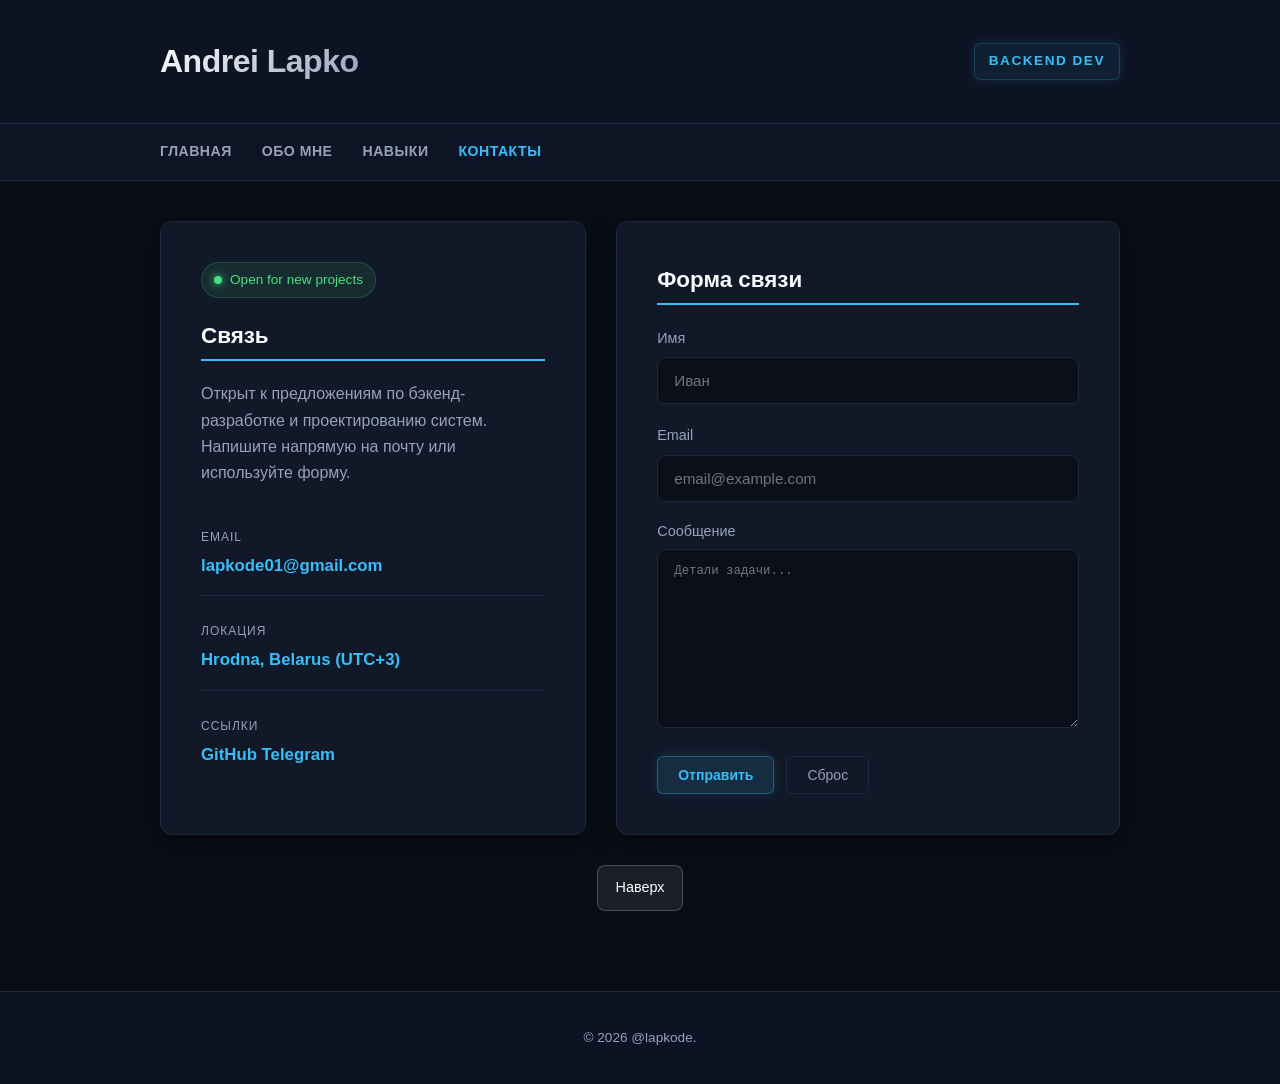
<file: templates/contacts.html>
<!DOCTYPE html>
<html lang="ru">
<head>
    <meta charset="UTF-8">
    <meta name="viewport" content="width=device-width, initial-scale=1.0">
    <title>Контакты | Персональный сайт</title>
    <link rel="stylesheet" href="/static/style.css">
</head>
<body>

    <div class="header-wrapper" id="top-contacts">
        <header>
            <h1>Andrei Lapko</h1>
            <p>Backend Dev</p>
        </header>
    </div>

    <div class="navbar-wrapper">
        <nav>
            <a href="/">Главная</a>
            <a href="/about">Обо мне</a>
            <a href="/skills">Навыки</a>
            <a href="/contacts" class="active">Контакты</a>
        </nav>
    </div>

    <main>
        <div class="contacts-grid">
            <div class="content-block">
                <div class="status-badge">
                    <span class="status-dot"></span> Open for new projects
                </div>
                <h2>Связь</h2>
                <p class="text-muted text-small">
                    Открыт к предложениям по бэкенд-разработке и проектированию систем. Напишите напрямую на почту или используйте форму.
                </p>

                <ul class="contact-info-list">
                    <li class="contact-info-item">
                        <span class="contact-label">Email</span>
                        <span class="contact-value"><a href="mailto:lapkode01@gmail.com">lapkode01@gmail.com</a></span>
                    </li>
                    <li class="contact-info-item">
                        <span class="contact-label">Локация</span>
                        <span class="contact-value"><a href="https://maps.app.goo.gl/t7BrJo4FLAvCYnM47" target="_blank" rel="noopener noreferrer">Hrodna, Belarus (UTC+3)</a></span>
                    </li>
                    <li class="contact-info-item">
                        <span class="contact-label">Ссылки</span>
                        <span class="contact-value">
                            <a href="https://github.com/andreylapko1" target="_blank" rel="noopener noreferrer" class="link-spaced">GitHub</a>
                            <a href="https://t.me/adbestuzhev" target="_blank" rel="noopener noreferrer">Telegram</a>
                        </span>
                    </li>
                </ul>
            </div>

            <div class="content-block" id="message-form">
                <h2>Форма связи</h2>
                <form>
                    <div class="form-group">
                        <label for="username">Имя</label>
                        <input type="text" id="username" name="username" placeholder="Иван" required>
                    </div>

                    <div class="form-group">
                        <label for="useremail">Email</label>
                        <input type="email" id="useremail" name="email" placeholder="email@example.com" required>
                    </div>

                    <div class="form-group" style="display: flex; flex-direction: column; flex: 1;">
                        <label for="usermessage">Сообщение</label>
                        <textarea id="usermessage" name="text" placeholder="Детали задачи..." required></textarea>
                    </div>

                    <div class="form-actions">
                        <button type="submit" class="form-btn submit-btn">Отправить</button>
                        <button type="reset" class="form-btn reset-btn">Сброс</button>
                    </div>
                </form>
            </div>
        </div>

        <div class="centered-container full-width-center">
            <a href="#top-contacts" class="scroll-top-link">Наверх</a>
        </div>
    </main>

    <footer>
        <div>&copy; 2026 @lapkode.</div>
    </footer>

    <script>
        const form = document.querySelector('#message-form form');

        form.addEventListener('submit', (e) => {
            e.preventDefault();

            const data = Object.fromEntries(new FormData(form).entries());

            fetch('/api/send-email/', {
                method: 'POST',
                headers: {
                    'Content-Type': 'application/json'
                },
                body: JSON.stringify(data)
            })
            .then(res => {
                if (res.ok) {
                    alert('Успешно отправлено!');
                    form.reset();
                } else {
                    alert('Ошибка сервера при отправке.');
                }
            })
            .catch(err => {
                alert('Ошибка сети или сервера.');
                console.error(err);
            });
        });
    </script>

</body>
</html>
</file>
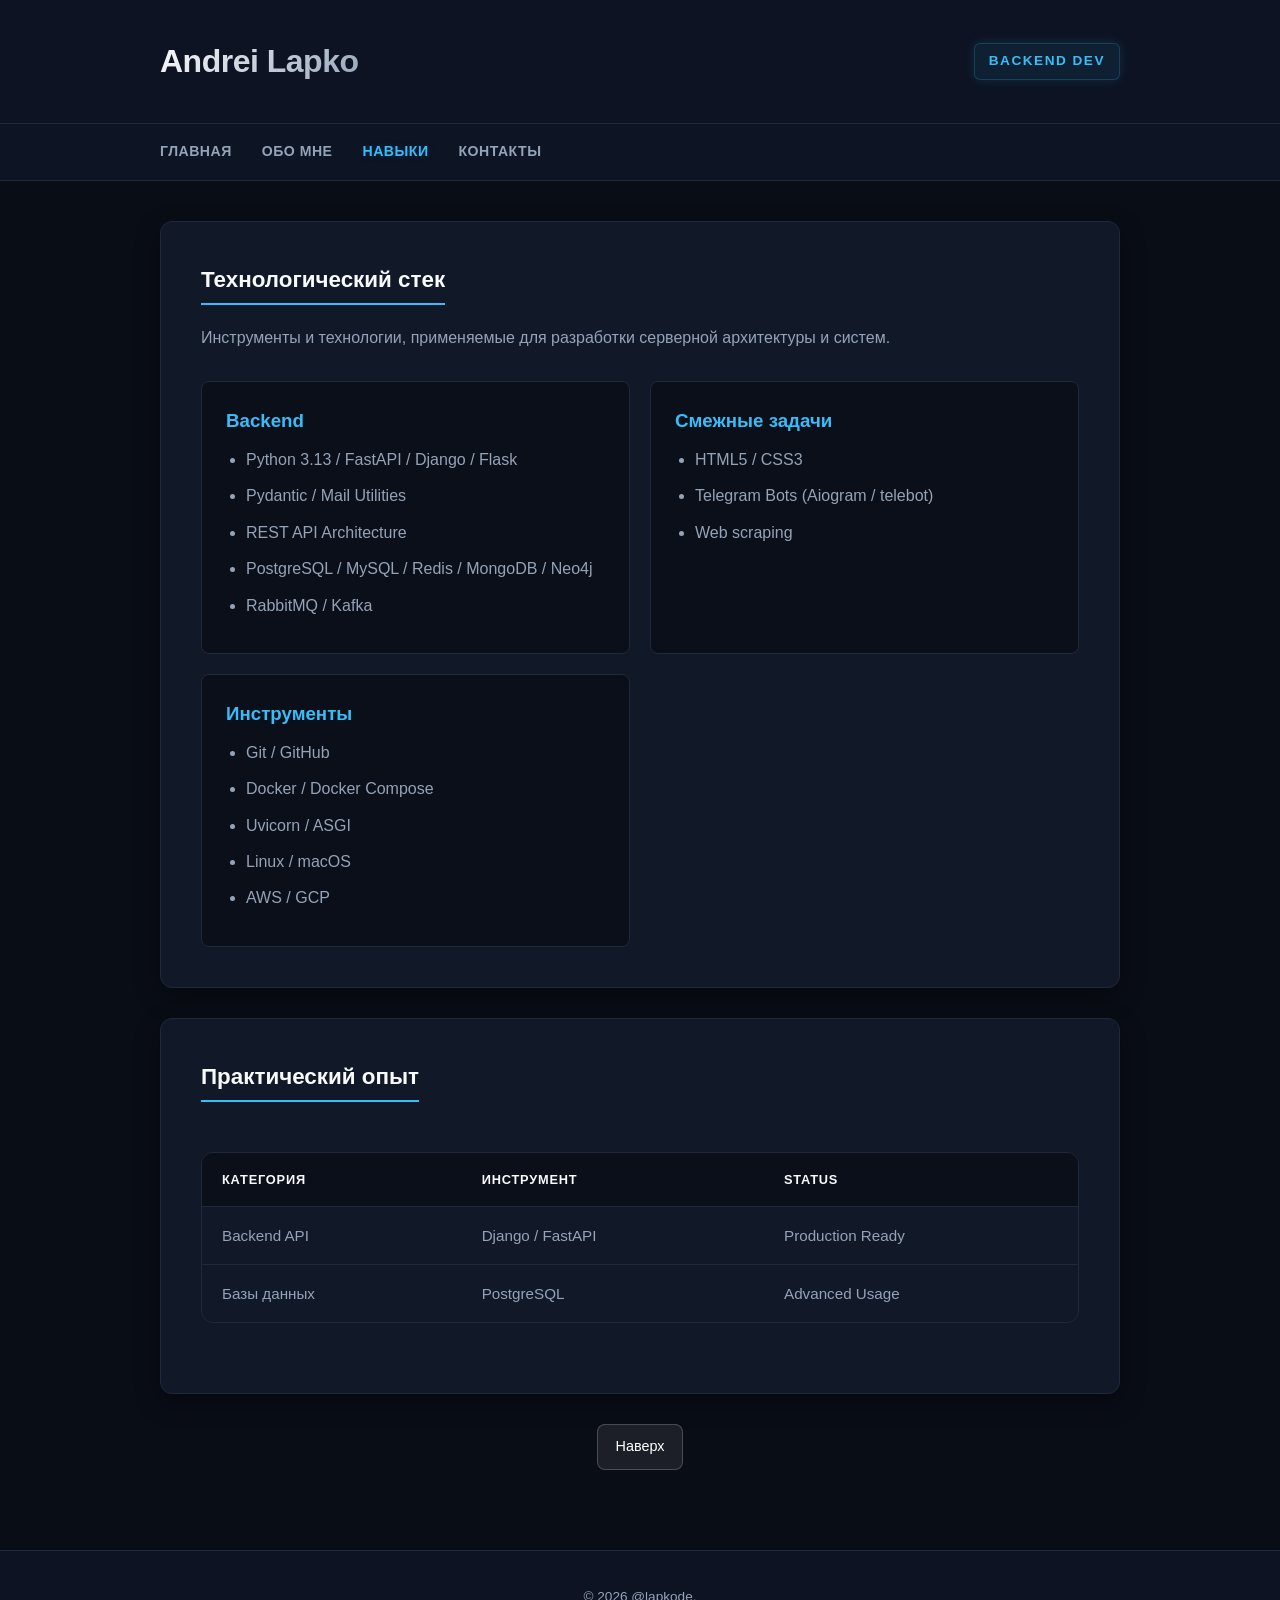
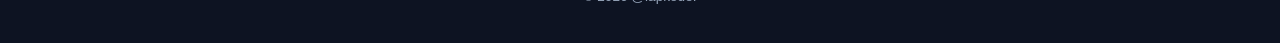
<file: templates/skills.html>
<!DOCTYPE html>
<html lang="ru">
<head>
    <meta charset="UTF-8">
    <meta name="viewport" content="width=device-width, initial-scale=1.0">
    <title>Навыки | Персональный сайт</title>
    <link rel="stylesheet" href="/static/style.css">
</head>
<body>

    <div class="header-wrapper" id="top-skills">
        <header>
            <h1>Andrei Lapko</h1>
            <p>Backend Dev</p>
        </header>
    </div>

    <div class="navbar-wrapper">
        <nav>
            <a href="/">Главная</a>
            <a href="/about">Обо мне</a>
            <a href="/skills" class="active">Навыки</a>
            <a href="/contacts">Контакты</a>
        </nav>
    </div>

    <main>
        <div class="content-block">
            <h2>Технологический стек</h2>
            <p class="text-muted" style="margin-bottom: 30px;">
                Инструменты и технологии, применяемые для разработки серверной архитектуры и систем.
            </p>

            <div class="skills-grid">
                <!-- Backend -->
                <div class="skill-card">
                    <h3 class="skill-title">Backend</h3>
                    <ul>
                        <li>Python 3.13 / FastAPI / Django / Flask</li>
                        <li>Pydantic / Mail Utilities</li>
                        <li>REST API Architecture</li>
                        <li>PostgreSQL / MySQL / Redis / MongoDB / Neo4j</li>
                        <li>RabbitMQ / Kafka</li>
                    </ul>
                </div>

                <div class="skill-card">
                    <h3 class="skill-title">Смежные задачи</h3>
                    <ul>
                        <li>HTML5 / CSS3</li>
                        <li>Telegram Bots (Aiogram / telebot)</li>
                        <li>Web scraping</li>
                    </ul>
                </div>

                <div class="skill-card">
                    <h3 class="skill-title">Инструменты</h3>
                    <ul>
                        <li>Git / GitHub</li>
                        <li>Docker / Docker Compose</li>
                        <li>Uvicorn / ASGI</li>
                        <li>Linux / macOS</li>
                        <li>AWS / GCP</li>
                    </ul>
                </div>
            </div>
        </div>

        <!-- Таблица уровня владения -->
        <div class="content-block mt-30">
            <h2>Практический опыт</h2>
            <table>
                <thead>
                    <tr>
                        <th>Категория</th>
                        <th>Инструмент</th>
                        <th>Status</th>
                    </tr>
                </thead>
                <tbody>
                    <tr>
                        <td>Backend API</td>
                        <td>Django / FastAPI</td>
                        <td>Production Ready</td>
                    </tr>
                    <tr>
                        <td>Базы данных</td>
                        <td>PostgreSQL</td>
                        <td>Advanced Usage</td>
                    </tr>
                </tbody>
            </table>
        </div>

        <div class="full-width-center">
            <a href="#top-skills" class="scroll-top-link">Наверх</a>
        </div>
    </main>

    <footer>
        <div>&copy; 2026 @lapkode.</div>
    </footer>

</body>
</html>
</file>
<file: static/style.css>
/* Premium Modern Dark System (Vercel / Linear Style) */
:root {
    --bg-main: #090d16;
    --bg-panel: #111827;
    --text-main: #f8fafc;
    --text-muted: #94a3b8;
    --accent: #38bdf8;
    --accent-hover: #60a5fa;
    --navbar-bg: rgba(15, 23, 42, 0.75);
    --border-color: #1e293b;
    --glow: rgba(56, 189, 248, 0.15);
}
html {
    scroll-behavior: smooth;
}
* {
    box-sizing: border-box;
    margin: 0;
    padding: 0;
}

body {
    font-family: -apple-system, BlinkMacSystemFont, "Segoe UI", Roboto, Helvetica, Arial, sans-serif;
    background-color: var(--bg-main);
    color: var(--text-main);
    line-height: 1.65;
    -webkit-font-smoothing: antialiased;
}

/* ХЕДЕР С МЯГКИМ ГРАДИЕНТОМ */
.header-wrapper {
    background-color: #0d1322;
    border-bottom: 1px solid var(--border-color);
}

header {
    max-width: 1000px;
    margin: 0 auto;
    padding: 35px 20px;
    display: flex;
    justify-content: space-between;
    align-items: center;
}

header h1 {
    margin: 0;
    font-size: 2em;
    font-weight: 700;
    letter-spacing: -0.5px;
    background: linear-gradient(135deg, #ffffff 0%, #94a3b8 100%);
    -webkit-background-clip: text;
    -webkit-text-fill-color: transparent;
}

header p {
    margin: 0;
    color: var(--accent);
    font-size: 0.85em;
    font-weight: 600;
    text-transform: uppercase;
    letter-spacing: 1.5px;
    background-color: rgba(56, 189, 248, 0.08);
    padding: 6px 14px;
    border-radius: 6px;
    border: 1px solid rgba(56, 189, 248, 0.2);
    box-shadow: 0 0 12px var(--glow);
}

/* СТЕКЛЯННЫЙ ЭФФЕКТ НАВБАРА (GLASSMORPHISM) */
.navbar-wrapper {
    background-color: var(--navbar-bg);
    backdrop-filter: blur(12px);
    -webkit-backdrop-filter: blur(12px);
    position: sticky;
    top: 0;
    z-index: 1000;
    border-bottom: 1px solid var(--border-color);
}

nav {
    max-width: 1000px;
    margin: 0 auto;
    padding: 0 20px;
    height: 56px;
    display: flex;
    align-items: center;
    gap: 30px;
}

nav a {
    color: var(--text-muted);
    text-decoration: none;
    font-size: 0.88em;
    font-weight: 600;
    text-transform: uppercase;
    letter-spacing: 0.5px;
    transition: all 0.2s ease;
}

nav a:hover, nav a.active {
    color: var(--accent);
    text-shadow: 0 0 8px var(--glow);
}

/* КОНТЕНТНАЯ ЗОНА И КАРТОЧКИ */
main {
    max-width: 1000px;
    margin: 40px auto;
    padding: 0 20px;
}

.content-block {
    background-color: var(--bg-panel);
    border: 1px solid var(--border-color);
    padding: 40px;
    border-radius: 12px;
    box-shadow: 0 8px 24px rgba(0, 0, 0, 0.4);
    margin-bottom: 30px;
}

h2 {
    font-size: 1.4em;
    font-weight: 600;
    margin-top: 0;
    margin-bottom: 20px;
    color: var(--text-main);
    display: inline-block;
    border-bottom: 2px solid var(--accent);
    padding-bottom: 4px;
}

/* СЕТКИ */
.studio-grid {
    display: grid;
    grid-template-columns: 1fr 1.2fr;
    gap: 24px;
    margin: 32px 0;
}

.studio-card {
    background-color: var(--bg-panel);
    border: 1px solid var(--border-color);
    padding: 30px;
    border-radius: 12px;
    display: flex;
    flex-direction: column;
    justify-content: space-between;
}

.photo-one, .photo-two {
    width: 100%;
    object-fit: cover;
    border-radius: 8px;
    border: 1px solid var(--border-color);
}

.photo-one { height: 260px; margin-top: 20px; }
.photo-two { height: 440px; }

.contacts-grid {
    display: grid;
    grid-template-columns: 1.1fr 1.3fr;
    gap: 30px;
    align-items: stretch;
}

.contacts-grid .content-block {
    display: flex;
    flex-direction: column;
    justify-content: flex-start;
    margin-bottom: 0;
}

/* Растягиваем форму на всю доступную высоту блока */
.contacts-grid #message-form form {
    display: flex;
    flex-direction: column;
    flex: 1;
    height: 100%;
}

/* Поле сообщения занимает оставшееся пространство */
.contacts-grid #message-form textarea {
    flex: 1;
    min-height: 140px;
    resize: vertical;
}

/* Прижимаем кнопки к нижней части формы */
.contacts-grid #message-form .form-actions {
    margin-top: auto;
    padding-top: 10px;
}

.about-grid {
    display: grid;
    grid-template-columns: 1.2fr 1fr;
    gap: 30px;
    align-items: start;
}

.about-photo-block {
    display: flex;
    flex-direction: column;
    justify-content: space-between;
}

.profile-img {
    width: 100%;
    height: 320px;
    object-fit: cover;
    border-radius: 8px;
    border: 1px solid var(--border-color);
}

/* СТИЛИ СЕРТИФИКАТА */
.certificate-card {
    display: grid;
    grid-template-columns: 280px 1fr;
    gap: 30px;
    align-items: center;
    margin-top: 20px;
}

.certificate-link {
    display: block;
    overflow: hidden;
    border-radius: 8px;
}

.certificate-img {
    width: 100%;
    height: 180px;
    object-fit: cover;
    object-position: top;
    border-radius: 8px;
    border: 1px solid var(--border-color);
    display: block;
    transition: transform 0.3s ease;
}

.certificate-img:hover {
    transform: scale(1.04);
}

.cert-title {
    margin: 0 0 8px 0;
    color: var(--text-main);
    font-size: 1.1em;
}

.cert-meta {
    margin: 0 0 12px 0;
    color: var(--accent);
    font-size: 0.85em;
    font-weight: 600;
}

.cert-desc {
    margin: 0 0 20px 0;
    color: var(--text-muted);
    font-size: 0.9em;
    line-height: 1.5;
}

/* ССЫЛКИ И ТЕКСТ */
main a {
    color: var(--accent);
    text-decoration: none;
    font-weight: 600;
    transition: color 0.15s ease;
}

main a:hover {
    color: var(--accent-hover);
    text-decoration: underline;
}

.text-muted {
    color: var(--text-muted);
}

.mt-30 {
    margin-top: 30px;
}

/* СПИСКИ */
ul, ol {
    padding-left: 20px;
    margin: 10px 0;
    color: var(--text-muted);
}

li { margin-bottom: 10px; }

/* ПОЛЯ ФОРМЫ */
input[type="text"],
input[type="email"],
textarea {
    width: 100%;
    box-sizing: border-box;
    background-color: #0b0f19;
    border: 1px solid var(--border-color);
    color: var(--text-main);
    padding: 14px 16px;
    border-radius: 8px;
    font-size: 0.95em;
    margin-top: 6px;
    margin-bottom: 18px;
    outline: none;
    transition: border-color 0.2s, box-shadow 0.2s;
}

input:focus, textarea:focus {
    border-color: var(--accent);
    box-shadow: 0 0 10px var(--glow);
}

.form-group label {
    color: var(--text-muted);
    font-size: 0.9em;
    font-weight: 500;
}

/* ТАБЛИЦЫ */
table {
    width: 100%;
    border-collapse: separate;
    border-spacing: 0;
    margin: 30px 0;
    background-color: var(--bg-panel);
    border: 1px solid var(--border-color);
    border-radius: 12px;
    overflow: hidden;
}

th {
    background-color: #0b0f19;
    color: var(--text-main);
    padding: 16px 20px;
    font-weight: 600;
    font-size: 0.8em;
    text-transform: uppercase;
    letter-spacing: 0.8px;
    text-align: left;
    border-bottom: 1px solid var(--border-color);
}

td {
    padding: 16px 20px;
    border-bottom: 1px solid var(--border-color);
    color: var(--text-muted);
    font-size: 0.95em;
    text-align: left;
}

tr:last-child td {
    border-bottom: none;
}

tr:hover td {
    background-color: rgba(255, 255, 255, 0.02);
}

/* КНОПКИ */
.btn {
    display: inline-block;
    background: linear-gradient(135deg, #2563eb 0%, #38bdf8 100%);
    color: #ffffff;
    padding: 12px 32px;
    border: none;
    border-radius: 8px;
    font-weight: 600;
    font-size: 0.85em;
    text-transform: uppercase;
    letter-spacing: 0.5px;
    cursor: pointer;
    transition: transform 0.15s ease, box-shadow 0.15s ease;
    box-shadow: 0 4px 14px rgba(37, 99, 235, 0.35);
    text-decoration: none;
}

.btn:hover {
    transform: translateY(-1px);
    box-shadow: 0 6px 20px rgba(56, 189, 248, 0.45);
}

.btn-secondary {
    background: transparent;
    border: 1px solid var(--border-color);
    color: var(--text-muted);
    box-shadow: none;
}

.btn-secondary:hover {
    background-color: var(--border-color);
    color: var(--text-main);
    box-shadow: none;
}

.btn-sm {
    font-size: 0.75em;
    padding: 8px 18px;
}

.text-center {
    text-align: center;
    margin-top: 40px;
}

/* СТИЛИ КОНТАКТОВ И СКИНЛОВ */
.contact-info-list {
    list-style: none;
    padding: 0;
    margin: 25px 0 0 0;
}

.contact-info-item {
    display: flex;
    flex-direction: column;
    gap: 4px;
    padding: 16px 0;
    border-bottom: 1px solid var(--border-color);
}

.contact-info-item:last-child {
    border-bottom: none;
}

.contact-label {
    font-size: 0.75em;
    text-transform: uppercase;
    letter-spacing: 1px;
    color: var(--text-muted);
}

.contact-value {
    font-size: 1.05em;
    font-weight: 500;
}

.status-badge {
    display: flex;
    width: fit-content;
    align-items: center;
    gap: 8px;
    font-size: 0.85em;
    color: #4ade80;
    background: rgba(74, 222, 128, 0.1);
    border: 1px solid rgba(74, 222, 128, 0.2);
    padding: 6px 12px;
    border-radius: 20px;
    margin-bottom: 20px;
}

.status-dot {
    width: 8px;
    height: 8px;
    background-color: #4ade80;
    border-radius: 50%;
    box-shadow: 0 0 8px #4ade80;
}

.skills-grid {
    display: grid;
    grid-template-columns: repeat(auto-fit, minmax(280px, 1fr));
    gap: 20px;
}

.skill-card {
    background-color: #0b0f19;
    border: 1px solid var(--border-color);
    padding: 24px;
    border-radius: 8px;
}

.skill-title {
    color: var(--accent);
    margin-top: 0;
}

/* ПОДВАЛ */
footer {
    background-color: #0d1322;
    border-top: 1px solid var(--border-color);
    color: var(--text-muted);
    padding: 35px 20px;
    margin-top: 80px;
    text-align: center;
    font-size: 0.85em;
}

@media (max-width: 850px) {
    header { flex-direction: column; align-items: flex-start; gap: 12px; }
    .studio-grid,
    .contacts-grid,
    .about-grid,
    .certificate-card {
        grid-template-columns: 1fr;
    }
    .photo-two { height: 280px; }
}


/* Доработки для кнопок, форм и центрирования */

.scroll-top-link {
    display: inline-flex;
    align-items: center;
    gap: 8px;
    background: rgba(255, 255, 255, 0.08);
    border: 1px solid rgba(255, 255, 255, 0.2);
    color: #ffffff;
    padding: 10px 18px;
    border-radius: 8px;
    text-decoration: none;
    font-size: 0.9rem;
    font-weight: 500;
    transition: all 0.2s ease;
}

.scroll-top-link:hover {
    background: rgba(255, 255, 255, 0.15);
    border-color: rgba(255, 255, 255, 0.4);
    transform: translateY(-1px);
    color: #ffffff;
}

/* Центрирование кнопки «Наверх» под всей сеткой */
.full-width-center {
    display: flex;
    justify-content: center;
    margin-top: 30px;
    width: 100%;
}

/* Контейнер для кнопок формы */
.form-actions {
    display: flex;
    gap: 12px;
    align-items: center;
    margin-top: 20px;
}

/* Базовый сброс и стилизация кнопок формы */
.form-btn {
    appearance: none;
    -webkit-appearance: none;
    -moz-appearance: none;
    border: 1px solid rgba(56, 189, 248, 0.2);
    outline: none;
    font-family: inherit;
    font-size: 14px;
    padding: 10px 20px;
    border-radius: 6px;
    cursor: pointer;
    transition: all 0.2s ease;
}

/* Кнопка отправки в синеватом стиле */
.submit-btn {
    background: rgba(56, 189, 248, 0.12);
    color: var(--accent);
    border: 1px solid rgba(56, 189, 248, 0.35);
    font-weight: 600;
    box-shadow: 0 0 12px var(--glow);
}

.submit-btn:hover {
    background: rgba(56, 189, 248, 0.25);
    border-color: var(--accent);
    color: var(--accent);
    transform: translateY(-1px);
    box-shadow: 0 0 16px var(--glow);
}

/* Кнопка сброса */
.reset-btn {
    background: transparent;
    color: #94a3b8;
    border-color: var(--border-color);
}

.reset-btn:hover {
    background: rgba(255, 255, 255, 0.05);
    color: #ffffff;
}

/* Стили для кнопок на главной странице (Связаться / Подробнее) */
.hero-buttons {
    display: flex;
    gap: 12px;
    margin-top: 25px;
}

/* Кнопка «Связаться» — спокойный полупрозрачный акцент */
.hero-btn-primary {
    display: inline-flex;
    align-items: center;
    gap: 8px;
    background: rgba(56, 189, 248, 0.12);
    color: var(--accent);
    border: 1px solid rgba(56, 189, 248, 0.3);
    padding: 10px 18px;
    border-radius: 8px;
    text-decoration: none;
    font-size: 0.9rem;
    font-weight: 600;
    transition: all 0.2s ease;
}

.hero-btn-primary:hover {
    background: rgba(56, 189, 248, 0.22);
    border-color: var(--accent);
    color: var(--accent);
    transform: translateY(-1px);
}

/* Кнопка «Подробнее» — темная, приглушенная */
.hero-btn-secondary {
    display: inline-flex;
    align-items: center;
    gap: 8px;
    background: rgba(255, 255, 255, 0.05);
    color: var(--text-muted);
    border: 1px solid var(--border-color);
    padding: 10px 18px;
    border-radius: 8px;
    text-decoration: none;
    font-size: 0.9rem;
    font-weight: 500;
    transition: all 0.2s ease;
}

.hero-btn-secondary:hover {
    background: rgba(255, 255, 255, 0.1);
    color: var(--text-main);
    border-color: rgba(255, 255, 255, 0.2);
    transform: translateY(-1px);
}
</file>
